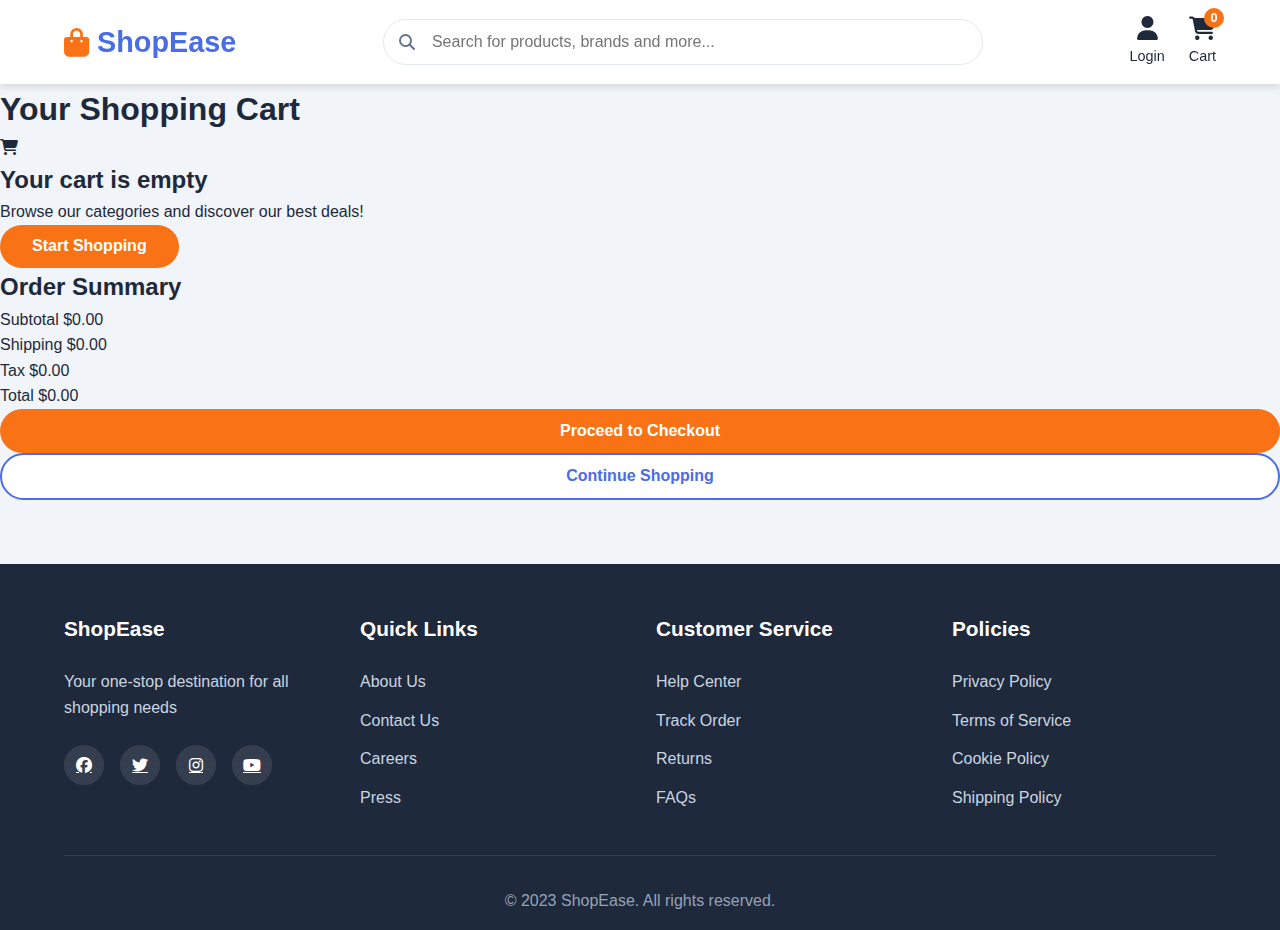
<file: html/cart.html>
<!DOCTYPE html>
<html lang="en">
<head>
    <meta charset="UTF-8">
    <meta name="viewport" content="width=device-width, initial-scale=1.0">
    <title>Your Cart - ShopEase</title>
    <link rel="stylesheet" href="../css/style.css">
    <link rel="stylesheet" href="https://cdnjs.cloudflare.com/ajax/libs/font-awesome/6.4.0/css/all.min.css">
</head>
<body>
    <!-- Header -->
    <header>
        <div class="header-container">
            <div class="logo">
                <i class="fas fa-shopping-bag"></i>
                <a href="index.html" style="text-decoration: none; color: inherit;">ShopEase</a>
            </div>
            <div class="search-bar">
                <i class="fas fa-search"></i>
                <input type="text" placeholder="Search for products, brands and more..." id="searchInput">
            </div>
            <div class="header-actions">
                <a href="login.html" class="auth-link">
                    <i class="fas fa-user"></i>
                    <span id="authText">Login</span>
                </a>
                <a href="cart.html" class="cart-link">
                    <i class="fas fa-shopping-cart"></i>
                    <span>Cart</span>
                    <span class="cart-count" id="cartCount">0</span>
                </a>
            </div>
        </div>
    </header>
    <!-- Cart Section -->
    <section class="cart-section">
        <div class="container">
            <h1>Your Shopping Cart</h1>
            <div class="cart-container">
                <div class="cart-items" id="cartItems">
                    <!-- Cart items will be dynamically loaded here -->
                </div>
                <div class="cart-summary">
                    <h2>Order Summary</h2>
                    <div class="summary-item">
                        <span>Subtotal</span>
                        <span id="subtotal">$0.00</span>
                    </div>
                    <div class="summary-item">
                        <span>Shipping</span>
                        <span id="shipping">$0.00</span>
                    </div>
                    <div class="summary-item">
                        <span>Tax</span>
                        <span id="tax">$0.00</span>
                    </div>
                    <div class="summary-total">
                        <span>Total</span>
                        <span id="total">$0.00</span>
                    </div>
                    <button class="btn-primary btn-block" onclick="window.location.href='checkout.html'">Proceed to Checkout</button>
                    <button class="btn-secondary btn-block" onclick="window.location.href='index.html'">Continue Shopping</button>
                </div>
            </div>
        </div>
    </section>
    <!-- Footer -->
    <footer>
        <div class="footer-content">
            <div class="footer-section">
                <h3>ShopEase</h3>
                <p>Your one-stop destination for all shopping needs</p>
                <div class="social-links">
                    <a href="#"><i class="fab fa-facebook"></i></a>
                    <a href="#"><i class="fab fa-twitter"></i></a>
                    <a href="#"><i class="fab fa-instagram"></i></a>
                    <a href="#"><i class="fab fa-youtube"></i></a>
                </div>
            </div>
            <div class="footer-section">
                <h3>Quick Links</h3>
                <ul>
                    <li><a href="#">About Us</a></li>
                    <li><a href="#">Contact Us</a></li>
                    <li><a href="#">Careers</a></li>
                    <li><a href="#">Press</a></li>
                </ul>
            </div>
            <div class="footer-section">
                <h3>Customer Service</h3>
                <ul>
                    <li><a href="#">Help Center</a></li>
                    <li><a href="#">Track Order</a></li>
                    <li><a href="#">Returns</a></li>
                    <li><a href="#">FAQs</a></li>
                </ul>
            </div>
            <div class="footer-section">
                <h3>Policies</h3>
                <ul>
                    <li><a href="#">Privacy Policy</a></li>
                    <li><a href="#">Terms of Service</a></li>
                    <li><a href="#">Cookie Policy</a></li>
                    <li><a href="#">Shipping Policy</a></li>
                </ul>
            </div>
        </div>
        <div class="footer-bottom">
            <p>&copy; 2023 ShopEase. All rights reserved.</p>
        </div>
    </footer>
    <!-- Toast Notification -->
    <div class="toast" id="toast">
        <div class="toast-content">
            <i class="fas fa-check-circle"></i>
            <span id="toastMessage">Cart updated!</span>
        </div>
    </div>
    <script src="../js/products.js"></script>
    <script src="../js/cart.js"></script>
    <script src="../js/auth.js"></script>
    <script>
        // Function to render cart items
        function renderCartItems() {
            const cartItems = document.getElementById('cartItems');
            if (!cartItems) return;
            if (cart.length === 0) {
                cartItems.innerHTML = `
                    <div class="empty-cart">
                        <i class="fas fa-shopping-cart"></i>
                        <h2>Your cart is empty</h2>
                        <p>Browse our categories and discover our best deals!</p>
                        <button class="btn-primary" onclick="window.location.href='index.html'">Start Shopping</button>
                    </div>
                `;
                return;
            }
            cartItems.innerHTML = cart.map(item => `
                <div class="cart-item" data-id="${item.id}">
                    <div class="item-image">
                        <img src="${item.image}" alt="${item.name}">
                    </div>
                    <div class="item-details">
                        <h3>${item.name}</h3>
                        <div class="item-price">
                            <span class="current-price">$${item.price.toFixed(2)}</span>
                            <span class="original-price">$${item.originalPrice.toFixed(2)}</span>
                            <span class="discount">${item.discount}% off</span>
                        </div>
                    </div>
                    <div class="item-quantity">
                        <button class="quantity-btn" onclick="updateQuantity(${item.id}, -1)">-</button>
                        <span>${item.quantity}</span>
                        <button class="quantity-btn" onclick="updateQuantity(${item.id}, 1)">+</button>
                    </div>
                    <div class="item-total">
                        $${(item.price * item.quantity).toFixed(2)}
                    </div>
                    <button class="remove-item" onclick="removeItem(${item.id})">
                        <i class="fas fa-trash"></i>
                    </button>
                </div>
            `).join('');
            updateCartSummary();
        }
        // Function to update cart summary
        function updateCartSummary() {
            const subtotal = cart.reduce((total, item) => total + (item.price * item.quantity), 0);
            const shipping = subtotal > 0 ? 5.99 : 0;
            const tax = subtotal * 0.08; // 8% tax
            document.getElementById('subtotal').textContent = `$${subtotal.toFixed(2)}`;
            document.getElementById('shipping').textContent = `$${shipping.toFixed(2)}`;
            document.getElementById('tax').textContent = `$${tax.toFixed(2)}`;
            document.getElementById('total').textContent = `$${(subtotal + shipping + tax).toFixed(2)}`;
        }
        // Function to update item quantity
        function updateQuantity(productId, change) {
            const item = cart.find(item => item.id === productId);
            if (!item) return;
            item.quantity += change;
            if (item.quantity <= 0) {
                removeItem(productId);
            } else {
                localStorage.setItem('cart', JSON.stringify(cart));
                renderCartItems();
                updateCartCount();
            }
        }
        // Function to remove item from cart
        function removeItem(productId) {
            cart = cart.filter(item => item.id !== productId);
            localStorage.setItem('cart', JSON.stringify(cart));
            renderCartItems();
            updateCartCount();
            showToast('Item removed from cart!');
        }
        // Initialize cart page
        document.addEventListener('DOMContentLoaded', function() {
            renderCartItems();
        });
    </script>
</body>
</html>
</file>
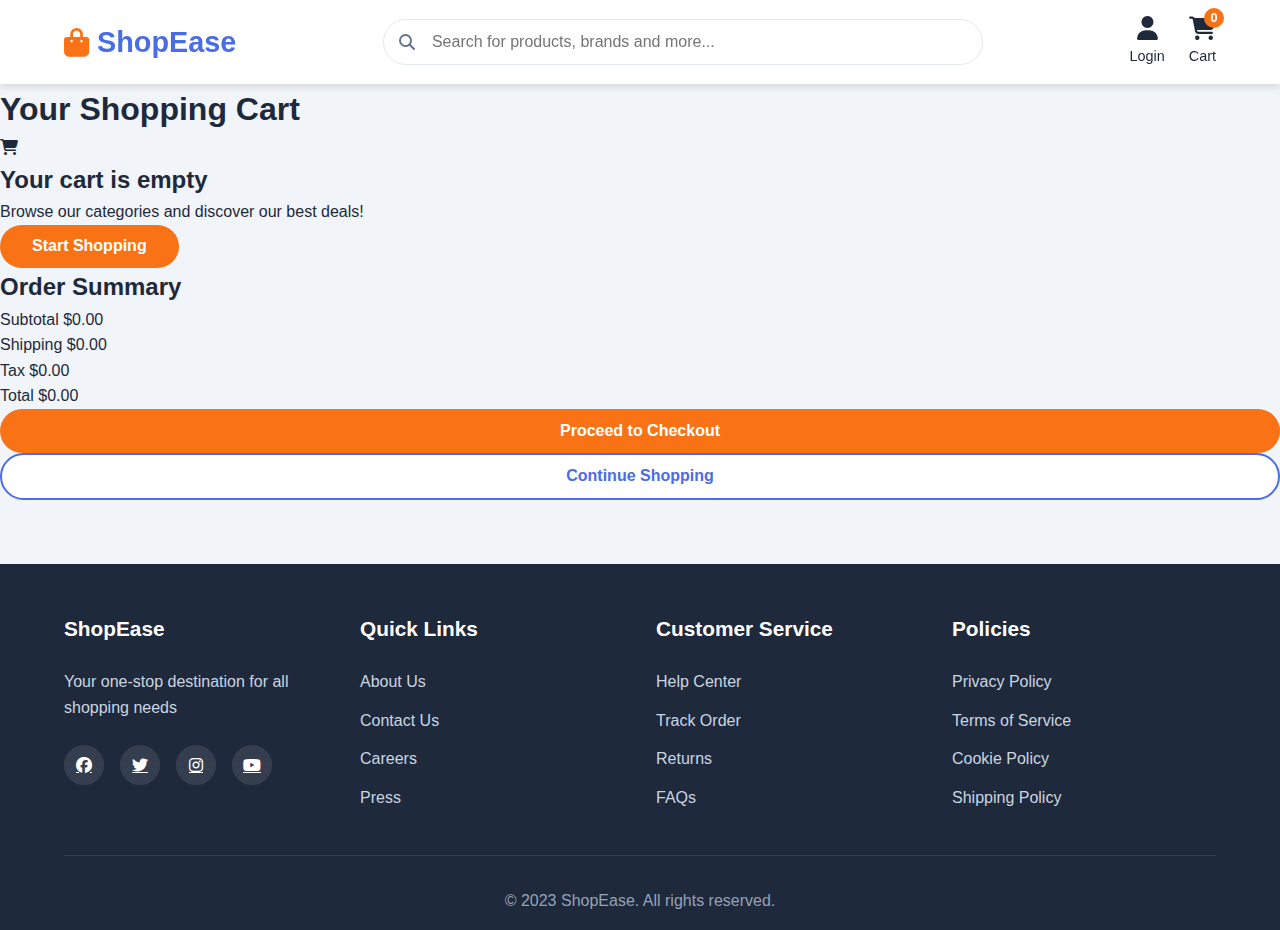
<file: html/checkout.html>
<!DOCTYPE html>
<html lang="en">
<head>
    <meta charset="UTF-8">
    <meta name="viewport" content="width=device-width, initial-scale=1.0">
    <title>Checkout - ShopEase</title>
    <link rel="stylesheet" href="../css/style.css">
    <link rel="stylesheet" href="https://cdnjs.cloudflare.com/ajax/libs/font-awesome/6.4.0/css/all.min.css">
</head>
<body>
    <!-- Header -->
    <header>
        <div class="header-container">
            <div class="logo">
                <i class="fas fa-shopping-bag"></i>
                <a href="index.html" style="text-decoration: none; color: inherit;">ShopEase</a>
            </div>
            <div class="checkout-steps">
                <span class="step active">Cart</span>
                <i class="fas fa-chevron-right"></i>
                <span class="step active">Checkout</span>
                <i class="fas fa-chevron-right"></i>
                <span class="step">Confirmation</span>
            </div>
        </div>
    </header>
     
    <!-- Checkout Section -->
    <section class="checkout-section">
        <div class="container">
            <form id="checkoutForm" class="checkout-form">
                <div class="checkout-container">
                    <!-- Shipping Information -->
                    <div class="checkout-details">
                        <h2>Shipping Information</h2>
                        <div class="form-group">
                            <label for="fullName">Full Name</label>
                            <input type="text" id="fullName" required>
                        </div>
                        <div class="form-row">
                            <div class="form-group">
                                <label for="email">Email</label>
                                <input type="email" id="email" required>
                            </div>
                            <div class="form-group">
                                <label for="phone">Phone</label>
                                <input type="tel" id="phone" required>
                            </div>
                        </div>
                        <div class="form-group">
                            <label for="address">Address</label>
                            <input type="text" id="address" required>
                        </div>
                        <div class="form-row">
                            <div class="form-group">
                                <label for="city">City</label>
                                <input type="text" id="city" required>
                            </div>
                            <div class="form-group">
                                <label for="state">State</label>
                                <input type="text" id="state" required>
                            </div>
                            <div class="form-group">
                                <label for="zipCode">ZIP Code</label>
                                <input type="text" id="zipCode" required>
                            </div>
                        </div>
                        <h2>Payment Information</h2>
                        <div class="form-group">
                            <label for="cardName">Name on Card</label>
                            <input type="text" id="cardName" required>
                        </div>
                        <div class="form-group">
                            <label for="cardNumber">Card Number</label>
                            <input type="text" id="cardNumber" required>
                        </div>
                        <div class="form-row">
                            <div class="form-group">
                                <label for="expDate">Expiration Date</label>
                                <input type="text" id="expDate" placeholder="MM/YY" required>
                            </div>
                            <div class="form-group">
                                <label for="cvv">CVV</label>
                                <input type="text" id="cvv" required>
                            </div>
                        </div>
                    </div>
                    <!-- Order Summary -->
                    <div class="order-summary">
                        <h2>Order Summary</h2>
                        <div id="orderItems">
                            <!-- Order items will be dynamically loaded here -->
                        </div>
                        <div class="summary-totals">
                            <div class="summary-item">
                                <span>Subtotal</span>
                                <span id="subtotal">$0.00</span>
                            </div>
                            <div class="summary-item">
                                <span>Shipping</span>
                                <span id="shipping">$0.00</span>
                            </div>
                            <div class="summary-item">
                                <span>Tax</span>
                                <span id="tax">$0.00</span>
                            </div>
                            <div class="summary-total">
                                <span>Total</span>
                                <span id="total">$0.00</span>
                            </div>
                        </div>
                        <button type="submit" class="btn-primary btn-block">Place Order</button>
                        <button type="button" class="btn-secondary btn-block" onclick="window.location.href='cart.html'">Back to Cart</button>
                    </div>
                </div>
            </form>
        </div>
    </section>
    <!-- Toast Notification -->
    <div class="toast" id="toast">
        <div class="toast-content">
            <i class="fas fa-check-circle"></i>
            <span id="toastMessage">Order placed successfully!</span>
        </div>
    </div>
    <script src="../js/products.js"></script>
    <script src="../js/cart.js"></script>
    <script src="../js/auth.js"></script>
    <script>
        // Function to render order items
        function renderOrderItems() {
            const orderItems = document.getElementById('orderItems');
            if (!orderItems) return;
            orderItems.innerHTML = cart.map(item => `
                <div class="order-item">
                    <img src="${item.image}" alt="${item.name}">
                    <div class="item-details">
                        <h3>${item.name}</h3>
                        <p>Quantity: ${item.quantity}</p>
                    </div>
                    <div class="item-price">$${(item.price * item.quantity).toFixed(2)}</div>
                </div>
            `).join('');
            updateOrderSummary();
        }
        // Function to update order summary
        function updateOrderSummary() {
            const subtotal = cart.reduce((total, item) => total + (item.price * item.quantity), 0);
            const shipping = subtotal > 0 ? 5.99 : 0;
            const tax = subtotal * 0.08; // 8% tax
            document.getElementById('subtotal').textContent = `$${subtotal.toFixed(2)}`;
            document.getElementById('shipping').textContent = `$${shipping.toFixed(2)}`;
            document.getElementById('tax').textContent = `$${tax.toFixed(2)}`;
            document.getElementById('total').textContent = `$${(subtotal + shipping + tax).toFixed(2)}`;
        }
        // Handle checkout form submission
        document.getElementById('checkoutForm').addEventListener('submit', function(e) {
            e.preventDefault();
            
            // In a real application, this would process the payment and create the order
            showToast('Order placed successfully! Thank you for shopping with us.');
            
            // Clear the cart
            cart = [];
            localStorage.setItem('cart', JSON.stringify(cart));
            updateCartCount();
            
            // Redirect to confirmation page after a short delay
            setTimeout(() => {
                window.location.href = 'index.html';
            }, 2000);
        });
        // Initialize checkout page
        document.addEventListener('DOMContentLoaded', function() {
            // If cart is empty, redirect to cart page
            if (cart.length === 0) {
                window.location.href = 'cart.html';
                return;
            }
            renderOrderItems();
        });
    </script>
</body>
</html>
</file>
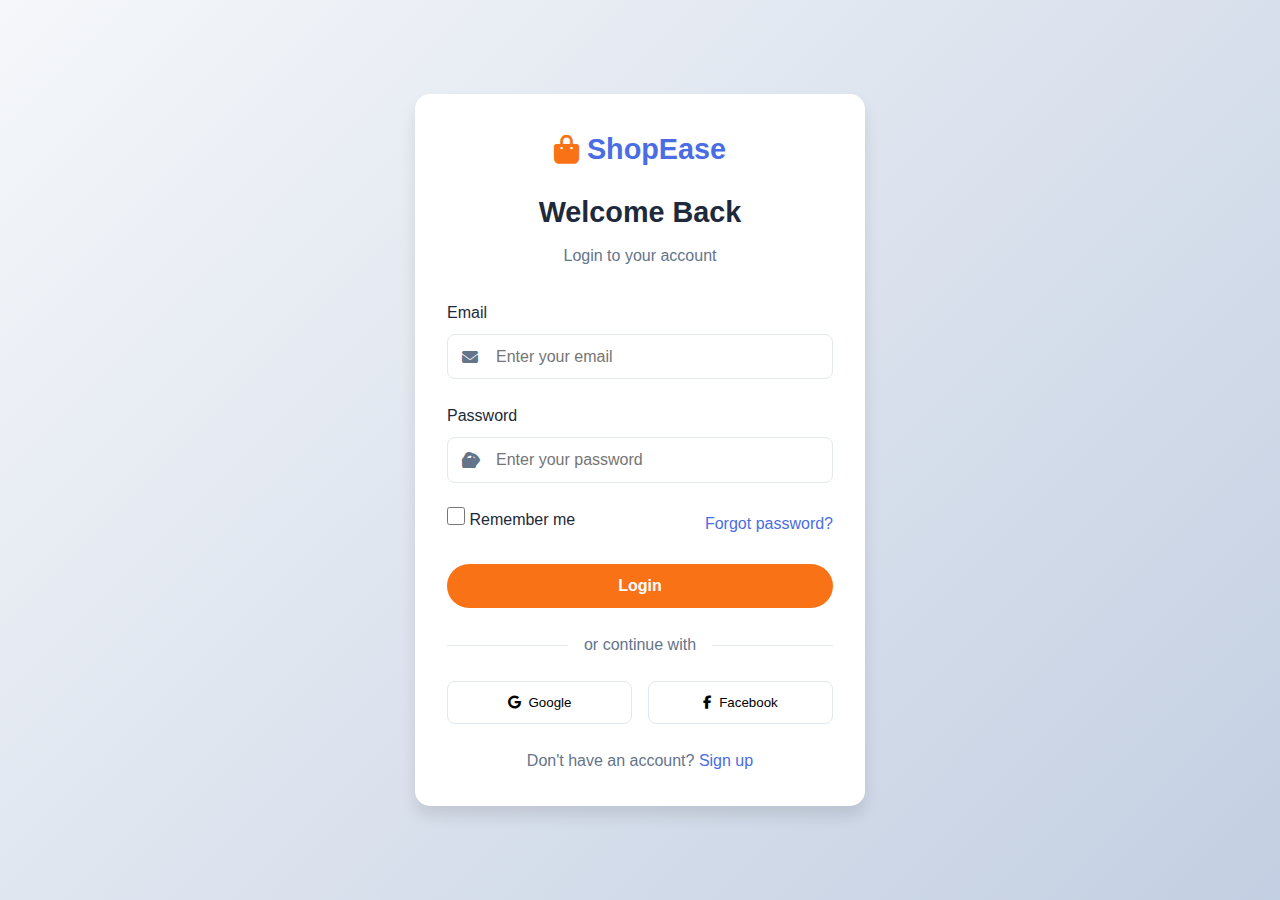
<file: html/login.html>
<!DOCTYPE html>
<html lang="en">
<head>
    <meta charset="UTF-8">
    <meta name="viewport" content="width=device-width, initial-scale=1.0">
    <title>Login - ShopEase</title>
    <link rel="stylesheet" href="../css/style.css">
    <link rel="stylesheet" href="https://cdnjs.cloudflare.com/ajax/libs/font-awesome/6.4.0/css/all.min.css">
</head>
<body>
    <div class="auth-container">
        <div class="auth-card">
            <div class="auth-header">
                <div class="logo">
                    <i class="fas fa-shopping-bag"></i>
                    ShopEase
                </div>
                <h2>Welcome Back</h2>
                <p>Login to your account</p>
            </div>
            
            <form id="loginForm" class="auth-form">
                <div class="form-group">
                    <label for="email">Email</label>
                    <div class="input-icon">
                        <i class="fas fa-envelope"></i>
                        <input type="email" id="email" placeholder="Enter your email" required>
                    </div>
                </div>
                
                <div class="form-group">
                    <label for="password">Password</label>
                    <div class="input-icon">
                        <i class="fas fa-lock"></i>
                        <input type="password" id="password" placeholder="Enter your password" required>
                        <i class="fas fa-eye toggle-password"></i>
                    </div>
                </div>
                
                <div class="form-options">
                    <label class="checkbox">
                        <input type="checkbox" id="remember">
                        <span>Remember me</span>
                    </label>
                    <a href="#" class="forgot-password">Forgot password?</a>
                </div>
                
                <button type="submit" class="btn-primary btn-block">Login</button>
                
                <div class="divider">
                    <span>or continue with</span>
                </div>
                
                <div class="social-login">
                    <button type="button" class="btn-google">
                        <i class="fab fa-google"></i> Google
                    </button>
                    <button type="button" class="btn-facebook">
                        <i class="fab fa-facebook-f"></i> Facebook
                    </button>
                </div>
                
                <p class="auth-switch">
                    Don't have an account? <a href="signup.html">Sign up</a>
                </p>
            </form>
        </div>
    </div>
    
    <script src="../js/auth.js"></script>
</body>
</html>
</file>
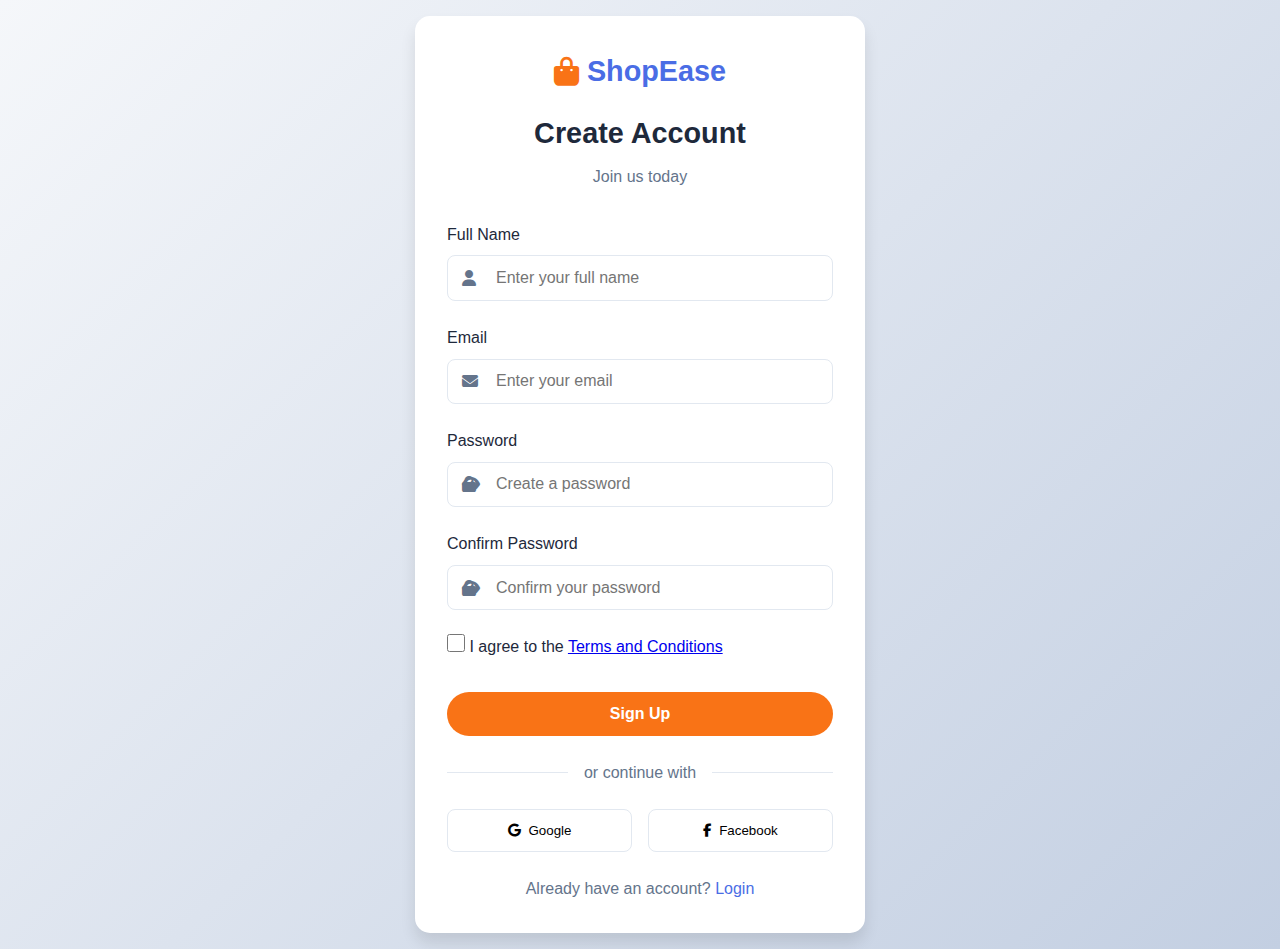
<file: html/signup.html>
<!DOCTYPE html>
<html lang="en">
<head>
    <meta charset="UTF-8">
    <meta name="viewport" content="width=device-width, initial-scale=1.0">
    <title>Sign Up - ShopEase</title>
    <link rel="stylesheet" href="../css/style.css">
    <link rel="stylesheet" href="https://cdnjs.cloudflare.com/ajax/libs/font-awesome/6.4.0/css/all.min.css">
</head>
<body>
    <div class="auth-container">
        <div class="auth-card">
            <div class="auth-header">
                <div class="logo">
                    <i class="fas fa-shopping-bag"></i>
                    ShopEase
                </div>
                <h2>Create Account</h2>
                <p>Join us today</p>
            </div>
            
            <form id="signupForm" class="auth-form">
                <div class="form-group">
                    <label for="fullName">Full Name</label>
                    <div class="input-icon">
                        <i class="fas fa-user"></i>
                        <input type="text" id="fullName" placeholder="Enter your full name" required>
                    </div>
                </div>
                
                <div class="form-group">
                    <label for="email">Email</label>
                    <div class="input-icon">
                        <i class="fas fa-envelope"></i>
                        <input type="email" id="email" placeholder="Enter your email" required>
                    </div>
                </div>
                
                <div class="form-group">
                    <label for="password">Password</label>
                    <div class="input-icon">
                        <i class="fas fa-lock"></i>
                        <input type="password" id="password" placeholder="Create a password" required>
                        <i class="fas fa-eye toggle-password"></i>
                    </div>
                </div>
                
                <div class="form-group">
                    <label for="confirmPassword">Confirm Password</label>
                    <div class="input-icon">
                        <i class="fas fa-lock"></i>
                        <input type="password" id="confirmPassword" placeholder="Confirm your password" required>
                        <i class="fas fa-eye toggle-password"></i>
                    </div>
                </div>
                
                <div class="form-options">
                    <label class="checkbox">
                        <input type="checkbox" id="terms">
                        <span>I agree to the <a href="#">Terms and Conditions</a></span>
                    </label>
                </div>
                
                <button type="submit" class="btn-primary btn-block">Sign Up</button>
                
                <div class="divider">
                    <span>or continue with</span>
                </div>
                
                <div class="social-login">
                    <button type="button" class="btn-google">
                        <i class="fab fa-google"></i> Google
                    </button>
                    <button type="button" class="btn-facebook">
                        <i class="fab fa-facebook-f"></i> Facebook
                    </button>
                </div>
                
                <p class="auth-switch">
                    Already have an account? <a href="login.html">Login</a>
                </p>
            </form>
        </div>
    </div>
    
    <script src="../js/auth.js"></script>
</body>
</html>
</file>
<file: css/style.css>
/* Global Styles */
* {
    margin: 0;
    padding: 0;
    box-sizing: border-box;
    font-family: 'Segoe UI', Tahoma, Geneva, Verdana, sans-serif;
}
:root {
    --primary: #4a6de5;
    --primary-dark: #3a5bd0;
    --secondary: #f97316;
    --dark: #1e293b;
    --light: #f8fafc;
    --gray: #64748b;
    --success: #22c55e;
    --danger: #ef4444;
    --shadow: 0 4px 6px rgba(0, 0, 0, 0.1);
    --shadow-lg: 0 10px 15px rgba(0, 0, 0, 0.1);
    --transition: all 0.3s ease;
}
body {
    background-color: #f1f5f9;
    color: var(--dark);
    line-height: 1.6;
    overflow-x: hidden;
}
/* Header Styles */
header {
    background: white;
    box-shadow: var(--shadow);
    position: sticky;
    top: 0;
    z-index: 100;
    animation: slideDown 0.5s ease-out;
}
@keyframes slideDown {
    from {
        transform: translateY(-100%);
    }
    to {
        transform: translateY(0);
    }
}
.header-container {
    display: flex;
    justify-content: space-between;
    align-items: center;
    padding: 1rem 5%;
    max-width: 1400px;
    margin: 0 auto;
}
.logo {
    font-size: 1.8rem;
    font-weight: 700;
    color: var(--primary);
    display: flex;
    align-items: center;
    gap: 0.5rem;
}
.logo i {
    color: var(--secondary);
}
.search-bar {
    flex: 1;
    max-width: 600px;
    margin: 0 2rem;
    position: relative;
}
.search-bar input {
    width: 100%;
    padding: 0.8rem 1rem 0.8rem 3rem;
    border: 1px solid #e2e8f0;
    border-radius: 50px;
    font-size: 1rem;
    transition: var(--transition);
}
.search-bar input:focus {
    outline: none;
    border-color: var(--primary);
    box-shadow: 0 0 0 3px rgba(74, 109, 229, 0.2);
}
.search-bar i {
    position: absolute;
    left: 1rem;
    top: 50%;
    transform: translateY(-50%);
    color: var(--gray);
}
.header-actions {
    display: flex;
    align-items: center;
    gap: 1.5rem;
}
.header-actions a {
    display: flex;
    flex-direction: column;
    align-items: center;
    text-decoration: none;
    color: var(--dark);
    font-size: 0.9rem;
    transition: var(--transition);
    position: relative;
}
.header-actions a:hover {
    color: var(--primary);
}
.header-actions i {
    font-size: 1.5rem;
    margin-bottom: 0.3rem;
}
.cart-count {
    position: absolute;
    top: -8px;
    right: -8px;
    background: var(--secondary);
    color: white;
    border-radius: 50%;
    width: 20px;
    height: 20px;
    display: flex;
    align-items: center;
    justify-content: center;
    font-size: 0.8rem;
    font-weight: bold;
}
/* Navigation */
nav {
    background: var(--primary);
    color: white;
    padding: 0.8rem 5%;
    transform: translateY(-100%);
    animation: slideDown 0.6s ease-out forwards;
}

.nav-container {
    max-width: 1400px;
    color: #ffffff;
    margin: 0 auto;
    display: flex;
    justify-content: space-between;
    align-items: center;
}

.nav-links {
    display: flex;
    list-style: none;
    gap: 2rem;
}

.nav-links a {
    color: white;
    text-decoration: none;
    font-weight: 500;
    position: relative;
    padding: 0.5rem 1rem;
    border-radius: 8px;
    transition: all 0.3s cubic-bezier(0.4, 0, 0.2, 1);
    transform: translateY(0);
}

.nav-links a::after {
    content: '';
    position: absolute;
    bottom: -5px;
    left: 50%;
    width: 0;
    height: 2px;
    background: white;
    transition: all 0.3s ease;
    transform: translateX(-50%);
}

.nav-links a:hover {
    transform: translateY(-3px) scale(1.05);
    background: rgba(255, 255, 255, 0.1);
    box-shadow: 0 8px 20px rgba(0, 0, 0, 0.2);
}

.nav-links a:hover::after {
    width: 80%;
}

.offers {
    background: rgba(255, 255, 255, 0.2);
    padding: 0.3rem 1rem;
    border-radius: 20px;
    font-size: 0.9rem;
    transition: all 0.3s ease;
    cursor: pointer;
    position: relative;
    overflow: hidden;
}

.offers:hover {
    transform: scale(1.1);
    background: rgba(255, 255, 255, 0.3);
    box-shadow: 0 5px 15px rgba(0, 0, 0, 0.2);
}

.offers::before {
    content: '';
    position: absolute;
    top: 0;
    left: -100%;
    width: 100%;
    height: 100%;
    background: linear-gradient(90deg, transparent, rgba(255,255,255,0.3), transparent);
    transition: left 0.6s ease;
}

.offers:hover::before {
    left: 100%;
}

/* Navbar entrance animation */
@keyframes slideDown {
    0% {
        transform: translateY(-100%);
        opacity: 0;
    }
    100% {
        transform: translateY(0);
        opacity: 1;
    }
}
.hero {
    background: linear-gradient(135deg, #f3c139e0 0%, #703504 100%);
    border-radius: 1%;
    padding: 3rem 5%;
    text-align: center;
    position: relative;
    overflow: hidden;
    display: flex;
    align-items: center;
    justify-content: space-between;
    max-width: 1400px;
    margin: 0 auto;
}
.hero::before {
    content: '';
    position: absolute;
    top: -50%;
    right: -10%;
    width: 500px;
    height: 500px;
    background: rgba(255, 255, 255, 0.1);
    border-radius: 50%;
    animation: float 6s ease-in-out infinite;
}
@keyframes float {
    0%, 100% {
        transform: translateY(0);
    }
    50% {
        transform: translateY(-20px);
    }
}
/* Hero Section */
.hero-content {
    flex: 1;
    text-align: left;
    z-index: 1;
}
.hero-content h1 {
    font-size: 3rem;
    margin-bottom: 1rem;
    animation: fadeInUp 0.8s ease-out;
}
.hero-content p {
    font-size: 1.2rem;
    margin-bottom: 2rem;
    animation: fadeInUp 0.8s ease-out 0.2s;
    animation-fill-mode: both;
}
.hero-image {
    flex: 1.2; /* Slightly increase container size */
    z-index: 1;
    animation: fadeInRight 1s ease-out;
    overflow: visible; /* Allow image to overflow container if needed */
}

.hero-image img {
    max-width: 100%;
    width: 500px;
    height: 200px;
    border-radius: 10px;
    box-shadow: var(--shadow-lg);
    transform: scale(1);
    transition: transform 0.3s ease, box-shadow 0.3s ease;
}

.hero-image img:hover {
    transform: scale(1.1);
    box-shadow: 0 15px 30px rgba(0, 0, 0, 0.2);
}
@keyframes fadeInUp {
    from {
        opacity: 0;
        transform: translateY(30px);
    }
    to {
        opacity: 1;
        transform: translateY(0);
    }
}
@keyframes fadeInRight {
    from {
        opacity: 0;
        transform: translateX(30px);
    }
    to {
        opacity: 1;
        transform: translateX(0);
    }
}
/* Buttons */
.btn-primary, .btn-secondary {
    padding: 0.8rem 2rem;
    border: none;
    border-radius: 50px;
    font-size: 1rem;
    font-weight: 600;
    cursor: pointer;
    transition: var(--transition);
    display: inline-block;
    text-align: center;
}
.btn-primary {
    background: var(--secondary);
    color: white;
}
.btn-primary:hover {
    background: #ea580c;
    transform: translateY(-2px);
    box-shadow: var(--shadow-lg);
}
.btn-secondary {
    background: white;
    color: var(--primary);
    border: 2px solid var(--primary);
}
.btn-secondary:hover {
    background: var(--primary);
    color: white;
}
.btn-block {
    display: block;
    width: 100%;
}
/* Categories Section */
.categories {
    padding: 4rem 5%;
    max-width: 1400px;
    margin: 0 auto;
}
.categories h2 {
    text-align: center;
    margin-bottom: 2rem;
    font-size: 2rem;
    color: var(--dark);
}
.category-grid {
    display: grid;
    grid-template-columns: repeat(auto-fit, minmax(150px, 1fr));
    gap: 1.5rem;
}
.category-card {
    background: white;
    border-radius: 10px;
    padding: 2rem 1rem;
    text-align: center;
    box-shadow: var(--shadow);
    transition: var(--transition);
    cursor: pointer;
}
.category-card:hover {
    transform: translateY(-5px);
    box-shadow: var(--shadow-lg);
}
.category-icon {
    font-size: 2.5rem;
    color: var(--primary);
    margin-bottom: 1rem;
}
.category-card h3 {
    font-size: 1.1rem;
    color: var(--dark);
}
/* Products Section */
.products {
    padding: 4rem 5%;
    max-width: 1400px;
    margin: 0 auto;
}
.section-header {
    display: flex;
    justify-content: space-between;
    align-items: center;
    margin-bottom: 2rem;
}
.section-header h2 {
    font-size: 2rem;
    color: var(--dark);
}
.filter-sort select {
    padding: 0.5rem 1rem;
    border: 1px solid #e2e8f0;
    border-radius: 5px;
    background: white;
    font-size: 1rem;
    cursor: pointer;
}
.product-grid {
    display: grid;
    grid-template-columns: repeat(auto-fill, minmax(250px, 1fr));
    gap: 2rem;
}
.product-card {
    background: white;
    border-radius: 10px;
    overflow: hidden;
    box-shadow: var(--shadow);
    transition: var(--transition);
    position: relative;
}
.product-card:hover {
    transform: translateY(-5px);
    box-shadow: var(--shadow-lg);
}
.product-badge {
    position: absolute;
    top: 10px;
    left: 10px;
    background: var(--danger);
    color: white;
    padding: 0.3rem 0.8rem;
    border-radius: 20px;
    font-size: 0.8rem;
    font-weight: bold;
    z-index: 1;
}
.product-image {
    height: 200px;
    overflow: hidden;
    position: relative;
}
.product-image img {
    width: 100%;
    height: 100%;
    object-fit: cover;
    transition: var(--transition);
}
.product-card:hover .product-image img {
    transform: scale(1.05);
}
.product-actions {
    position: absolute;
    bottom: 10px;
    right: 10px;
    display: flex;
    gap: 0.5rem;
    opacity: 0;
    transition: var(--transition);
}
.product-card:hover .product-actions {
    opacity: 1;
}
.action-btn {
    width: 36px;
    height: 36px;
    border-radius: 50%;
    background: white;
    color: var(--dark);
    border: none;
    display: flex;
    align-items: center;
    justify-content: center;
    cursor: pointer;
    transition: var(--transition);
    box-shadow: var(--shadow);
}
.action-btn:hover {
    background: var(--primary);
    color: white;
}
.product-info {
    padding: 1.5rem;
}
.product-title {
    font-size: 1.1rem;
    font-weight: 600;
    margin-bottom: 0.5rem;
    color: var(--dark);
    white-space: nowrap;
    overflow: hidden;
    text-overflow: ellipsis;
}
.product-rating {
    display: flex;
    align-items: center;
    gap: 0.5rem;
    margin-bottom: 0.5rem;
}
.rating-stars {
    color: #fbbf24;
}
.rating-count {
    color: var(--gray);
    font-size: 0.9rem;
}
.product-price {
    display: flex;
    align-items: center;
    gap: 0.5rem;
    margin-bottom: 1rem;
}
.current-price {
    font-size: 1.3rem;
    font-weight: 700;
    color: var(--dark);
}
.original-price {
    font-size: 1rem;
    color: var(--gray);
    text-decoration: line-through;
}
.discount {
    font-size: 0.9rem;
    color: var(--success);
    font-weight: 600;
}
.add-to-cart {
    width: 100%;
    padding: 0.7rem;
    background: var(--primary);
    color: white;
    border: none;
    border-radius: 5px;
    font-weight: 600;
    cursor: pointer;
    transition: var(--transition);
}
.add-to-cart:hover {
    background: var(--primary-dark);
}
.load-more {
    text-align: center;
    margin-top: 3rem;
}

/* Newsletter */
.newsletter {
    position: relative; /* Needed for animated pseudo-elements */
    color: white;
    padding: 4rem 5%;
    text-align: center;
    margin-top: 4rem;
    border-radius: 20px; /* Softer edges */
    overflow: hidden; /* Keeps animated elements contained */
    
    /* Animated Gradient Background */
    background: linear-gradient(135deg, #4a6de5, #3a5bd0, #6b4fe8, #8933c2);
    background-size: 400% 400%;
    animation: gradientAnimation 15s ease infinite;
    box-shadow: 0 15px 30px rgba(58, 91, 208, 0.3); /* Add a subtle shadow */
}

/* Keyframe animation for the background gradient */
@keyframes gradientAnimation {
    0% { background-position: 0% 50%; }
    50% { background-position: 100% 50%; }
    100% { background-position: 0% 50%; }
}

/* Add a subtle sparkle effect */
.newsletter::before {
    content: '';
    position: absolute;
    top: 0;
    left: -100%;
    width: 100%;
    height: 100%;
    background: linear-gradient(120deg, transparent, rgba(255, 255, 255, 0.2), transparent);
    animation: sparkle 7s linear infinite;
}

@keyframes sparkle {
    0% { left: -100%; }
    100% { left: 100%; }
}


.newsletter-content {
    position: relative; /* Ensure content is above pseudo-elements */
    z-index: 2;
    /* Animation for content fading in */
    animation: contentFadeInUp 1s ease-out forwards;
}

@keyframes contentFadeInUp {
    from {
        opacity: 0;
        transform: translateY(20px);
    }
    to {
        opacity: 1;
        transform: translateY(0);
    }
}

.newsletter-content h2 {
    font-size: 2.5rem; /* Slightly larger for more impact */
    margin-bottom: 1rem;
    font-weight: 700;
    text-shadow: 0 2px 4px rgba(0,0,0,0.2);
}

.newsletter-content p {
    margin-bottom: 2.5rem;
    font-size: 1.1rem;
    line-height: 1.6;
}

.newsletter-form {
    display: flex;
    max-width: 500px;
    margin: 0 auto;
    gap: 1rem;
    /* Stagger the animation */
    animation: contentFadeInUp 1s ease-out 0.3s forwards;
    opacity: 0; /* Start hidden for animation */
}

.newsletter-form input {
    flex: 1;
    padding: 1rem 1.5rem; /* More padding */
    border: 2px solid transparent;
    border-radius: 50px;
    font-size: 1rem;
    transition: all 0.3s ease; /* Smooth transitions */
    outline: none;
}

.newsletter-form input:focus {
    border-color: #ffffff;
    box-shadow: 0 0 10px rgba(255, 255, 255, 0.5);
}

/* Assuming a button would be added to the form */
.newsletter-form button {
    padding: 1rem 2rem;
    border: none;
    border-radius: 50px;
    font-size: 1rem;
    font-weight: 600;
    color: #4a6de5;
    background-color: white;
    cursor: pointer;
    transition: all 0.3s ease;
    box-shadow: 0 4px 15px rgba(0,0,0,0.1);
}

.newsletter-form button:hover {
    transform: translateY(-3px);
    box-shadow: 0 8px 25px rgba(0,0,0,0.2);
}

/* Footer */
footer {
    background: var(--dark);
    color: white;
    padding: 3rem 5% 1rem;
    margin-top: 4rem;
}
.footer-content {
    display: grid;
    grid-template-columns: repeat(auto-fit, minmax(200px, 1fr));
    gap: 2rem;
    max-width: 1400px;
    margin: 0 auto;
    margin-bottom: 2rem;
}
.footer-section h3 {
    margin-bottom: 1.5rem;
    font-size: 1.3rem;
}
.footer-section p {
    color: #cbd5e1;
    margin-bottom: 1.5rem;
}
.footer-section ul {
    list-style: none;
}
.footer-section ul li {
    margin-bottom: 0.8rem;
}
.footer-section ul li a {
    color: #cbd5e1;
    text-decoration: none;
    transition: var(--transition);
}
.footer-section ul li a:hover {
    color: white;
    padding-left: 5px;
}
.social-links {
    display: flex;
    gap: 1rem;
}
.social-links a {
    width: 40px;
    height: 40px;
    background: rgba(255, 255, 255, 0.1);
    border-radius: 50%;
    display: flex;
    align-items: center;
    justify-content: center;
    color: white;
    transition: var(--transition);
}
.social-links a:hover {
    background: var(--primary);
    transform: translateY(-3px);
}
.footer-bottom {
    text-align: center;
    padding-top: 2rem;
    border-top: 1px solid rgba(255, 255, 255, 0.1);
    color: #94a3b8;
}
/* Toast Notification */
.toast {
    position: fixed;
    bottom: 30px;
    right: 30px;
    background: white;
    padding: 1rem 1.5rem;
    border-radius: 10px;
    box-shadow: var(--shadow-lg);
    display: flex;
    align-items: center;
    gap: 1rem;
    transform: translateX(400px);
    transition: transform 0.3s ease;
    z-index: 1000;
}
.toast.show {
    transform: translateX(0);
}
.toast-content i {
    font-size: 1.5rem;
    color: var(--success);
}
/* Authentication Pages */
.auth-container {
    display: flex;
    justify-content: center;
    align-items: center;
    min-height: 100vh;
    background: linear-gradient(135deg, #f5f7fa 0%, #c3cfe2 100%);
    padding: 1rem;
}
.auth-card {
    background: white;
    border-radius: 15px;
    box-shadow: var(--shadow-lg);
    width: 100%;
    max-width: 450px;
    padding: 2rem;
    animation: fadeIn 0.5s ease-out;
}
@keyframes fadeIn {
    from {
        opacity: 0;
        transform: translateY(20px);
    }
    to {
        opacity: 1;
        transform: translateY(0);
    }
}
.auth-header {
    text-align: center;
    margin-bottom: 2rem;
}
.auth-header .logo {
    justify-content: center;
    margin-bottom: 1rem;
}
.auth-header h2 {
    font-size: 1.8rem;
    color: var(--dark);
    margin-bottom: 0.5rem;
}
.auth-header p {
    color: var(--gray);
}
.auth-form .form-group {
    margin-bottom: 1.5rem;
}
.auth-form label {
    display: block;
    margin-bottom: 0.5rem;
    font-weight: 500;
    color: var(--dark);
}
.input-icon {
    position: relative;
}
.input-icon i {
    position: absolute;
    left: 15px;
    top: 50%;
    transform: translateY(-50%);
    color: var(--gray);
}
.input-icon input {
    width: 100%;
    padding: 0.8rem 1rem 0.8rem 3rem;
    border: 1px solid #e2e8f0;
    border-radius: 8px;
    font-size: 1rem;
    transition: var(--transition);
}
.input-icon input:focus {
    outline: none;
    border-color: var(--primary);
    box-shadow: 0 0 0 3px rgba(74, 109, 229, 0.1);
}
.toggle-password {
    position: absolute;
    right: 15px;
    top: 50%;
    transform: translateY(-50%);
    cursor: pointer;
    color: var(--gray);
}
.form-options {
    display: flex;
    justify-content: space-between;
    align-items: center;
    margin-bottom: 1.5rem;
}
.checkbox {
    display: flex;
    align-items: center;
    gap: 0.5rem;
}
.checkbox input {
    width: 18px;
    height: 18px;
    accent-color: var(--primary);
}
.forgot-password {
    color: var(--primary);
    text-decoration: none;
    font-weight: 500;
}
.forgot-password:hover {
    text-decoration: underline;
}
.divider {
    text-align: center;
    margin: 1.5rem 0;
    position: relative;
}
.divider::before {
    content: '';
    position: absolute;
    top: 50%;
    left: 0;
    right: 0;
    height: 1px;
    background: #e2e8f0;
}
.divider span {
    background: white;
    padding: 0 1rem;
    color: var(--gray);
    position: relative;
}
.social-login {
    display: flex;
    gap: 1rem;
    margin-bottom: 1.5rem;
}
.btn-google, .btn-facebook {
    flex: 1;
    padding: 0.8rem;
    border: 1px solid #e2e8f0;
    background: white;
    border-radius: 8px;
    font-weight: 500;
    cursor: pointer;
    transition: var(--transition);
    display: flex;
    align-items: center;
    justify-content: center;
    gap: 0.5rem;
}
.btn-google:hover {
    background: #f8f9fa;
    border-color: #dadce0;
}
.btn-facebook:hover {
    background: #f8f9fa;
    border-color: #dadce0;
}
.auth-switch {
    text-align: center;
    color: var(--gray);
    margin-top: 1.5rem;
}
.auth-switch a {
    color: var(--primary);
    text-decoration: none;
    font-weight: 500;
}
.auth-switch a:hover {
    text-decoration: underline;
}
/* Responsive Design */
@media (max-width: 768px) {
    .header-container {
        flex-direction: column;
        gap: 1rem;
    }
    
    .search-bar {
        order: 3;
        margin: 0;
        width: 100%;
    }
    
    .nav-container {
        flex-direction: column;
        gap: 1rem;
    }
    
    .nav-links {
        flex-wrap: wrap;
        justify-content: center;
    }
    
    .hero {
        flex-direction: column;
        text-align: center;
    }
    
    .hero-content {
        text-align: center;
        margin-bottom: 2rem;
    }
    
    .hero-content h1 {
        font-size: 2rem;
    }
    
    .product-grid {
        grid-template-columns: repeat(auto-fill, minmax(200px, 1fr));
    }
    
    .newsletter-form {
        flex-direction: column;
    }
    
    .footer-content {
        grid-template-columns: 1fr;
        text-align: center;
    }
    
    .social-links {
        justify-content: center;
    }
}
@media (max-width: 480px) {
    .product-grid {
        grid-template-columns: 1fr;
    }
    
    .category-grid {
        grid-template-columns: repeat(2, 1fr);
    }
}
</file>
